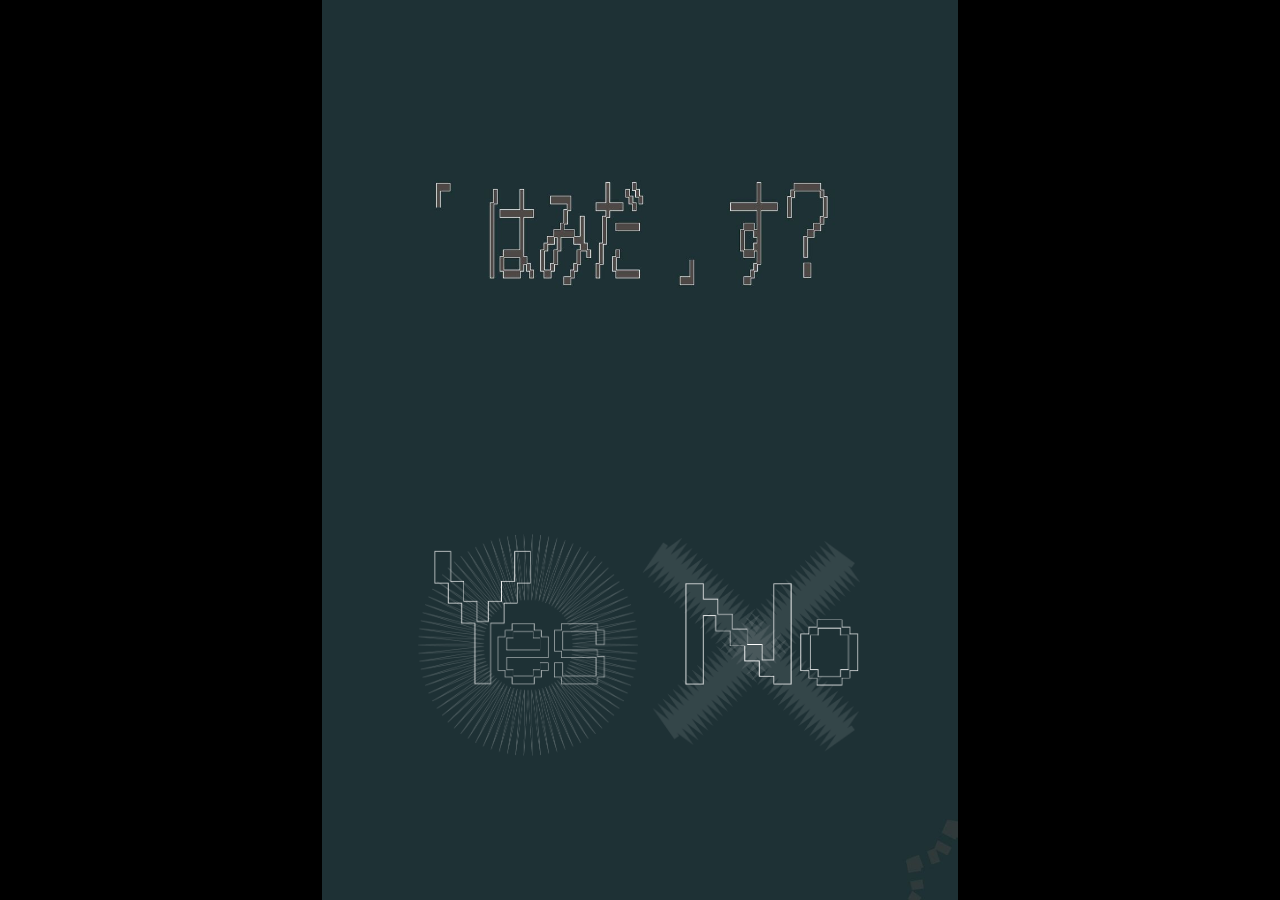
<file: index.html>
<!DOCTYPE html>
<html lang="ja">
<head>
  <meta charset="UTF-8">
  <title>はみ出しますか？</title>
  <meta name="viewport" content="width=device-width, initial-scale=1, viewport-fit=cover">

  <style>
    * {
      box-sizing: border-box;
      margin: 0;
      padding: 0;
    }

    html, body {
      height: 100%;
    }

    body {
      background: #000;
      font-family: system-ui, -apple-system, BlinkMacSystemFont, "Segoe UI", sans-serif;
      overflow: hidden;
      color: #fff;
    }

    /* ===== 最初のシーン（はみだしますか？ YES / NO） ===== */

    .scene {
      position: fixed;
      inset: 0;
      background-image: url("back_hami_sp.jpg");  /* スマホ用に縮小した画像 */
      background-size: contain;                   /* 画像全体が必ず収まるように */
      background-position: center center;
      background-repeat: no-repeat;
      background-color: #000;                     /* 余白は黒で埋める */
      display: flex;
      justify-content: center;
      align-items: flex-end;
      padding-bottom: 16vh;
      transition: transform 0.6s ease-in, opacity 0.6s ease-in;
      z-index: 1;
    }

    .scene.slide-up {
      transform: translateY(-100%);
      opacity: 0;
    }

    .scene.slide-down {
      transform: translateY(100%);
      opacity: 0;
    }

    .buttons {
      width: 100%;
      max-width: 500px;
      display: flex;
      justify-content: space-evenly;
      align-items: center;
      padding: 0 24px;
      pointer-events: none;
    }

    .buttons button {
      pointer-events: auto;
      background: transparent;
      border: none;
      padding: 0;
      border-radius: 24px;
      cursor: pointer;
      -webkit-tap-highlight-color: transparent;
      outline: none;
    }

    .buttons button img {
      display: block;
      margin: 0 auto;
      width: 220px;
      max-width: 42vw;
      height: auto;
      transition: filter 0.15s ease;
    }

    .buttons button:active img,
    .buttons button:focus-visible img {
      filter: drop-shadow(0 0 18px rgba(255, 255, 255, 0.9));
    }

    @media (max-width: 360px) {
      .scene {
        padding-bottom: 14vh;
      }
      .buttons button img {
        width: 190px;
        max-width: 45vw;
      }
    }

    /* ===== NO 後の「またね。」シーン ===== */

    .again {
      position: fixed;
      inset: 0;
      display: flex;
      justify-content: center;
      align-items: center;
      pointer-events: none;
      opacity: 0;
      transform: translateY(20px);
      z-index: 2;
    }

    .again-text {
      font-size: 2.8rem;
      letter-spacing: 0.15em;
      color: transparent;
      -webkit-text-stroke: 1.5px #dcdcdc;
      text-shadow:
        1px 0 #dcdcdc,
        0 1px #dcdcdc,
        -1px 0 #dcdcdc,
        0 -1px #dcdcdc;
    }

    .again.show {
      animation: fade-in-text 1s ease-out forwards;
    }

    @keyframes fade-in-text {
      from {
        opacity: 0;
        transform: translateY(20px);
      }
      to {
        opacity: 1;
        transform: translateY(0);
      }
    }

    /* ===== YES 後の画面：歌詞画像をそのまま全面表示 ===== */

    .scene-yes {
      position: fixed;
      inset: 0;
      background-image: url("クラゲ歌詞_sp.jpg");  /* スマホ用に縮小した歌詞画像 */
      background-size: contain;                    /* 画像全体が必ず収まるように */
      background-position: center center;
      background-repeat: no-repeat;
      background-color: #000;
      opacity: 0;
      transform: translateY(-100%);
      transition: transform 0.6s ease-in, opacity 0.6s ease-in;
      z-index: 1;
    }

    .scene-yes.enter {
      opacity: 1;
      transform: translateY(0);
    }

    /* ===== 右下固定の装飾画像（hamidasi_sp.png） ===== */

    .corner-decoration {
      position: fixed;
      right: -8vw;      /* 画面外に少し押し出して端を見えにくくする（推測です） */
      bottom: -8vh;
      width: 40vw;      /* 画面幅に対する相対サイズ（推測です） */
      max-width: 260px; /* タブレットで大きくなりすぎないよう制限（推測です） */
      height: auto;
      pointer-events: none;  /* ボタン操作の邪魔をしない */
      z-index: 10;      /* シーンより前面に表示 */
    }

    /* 縦長スマホ向け微調整（推測です） */
    @media (max-width: 480px) and (max-aspect-ratio: 9/16) {
      .corner-decoration {
        right: -10vw;
        bottom: -10vh;
        width: 45vw;
      }
    }

    /* 横向きやタブレット向け微調整（推測です） */
    @media (min-aspect-ratio: 16/10) {
      .corner-decoration {
        right: -12vw;
        bottom: -12vh;
        width: 30vw;
      }
    }
  </style>
</head>
<body>

  <!-- 最初のシーン（はみだしますか？ YES / NO） -->
  <div class="scene" id="scene">
    <div class="buttons">
      <button class="yes" type="button" id="yesButton">
        <img src="yes.png" alt="YES">
      </button>
      <button class="no" type="button" id="noButton">
        <img src="no.png" alt="NO">
      </button>
    </div>
  </div>

  <!-- NO ルート：「またね。」 -->
  <div class="again" id="again">
    <div class="again-text">またね。</div>
  </div>

  <!-- YES ルート：歌詞画像を全面表示 -->
  <div class="scene-yes" id="sceneYes"></div>

  <!-- 右下固定の装飾画像 -->
  <img src="hamidasi_sp.png" alt="" class="corner-decoration">

  <!-- 音楽ファイル（QRageCODE.mp3 を同じフォルダに置く） -->
  <audio id="bgm" src="QRageCODE.mp3"></audio>

  <script>
    const noButton  = document.getElementById('noButton');
    const yesButton = document.getElementById('yesButton');
    const scene     = document.getElementById('scene');
    const again     = document.getElementById('again');
    const sceneYes  = document.getElementById('sceneYes');
    const bgm       = document.getElementById('bgm');

    let finished = false;

    // NO ルート
    noButton.addEventListener('click', () => {
      if (finished) return;
      finished = true;

      scene.classList.add('slide-up');

      setTimeout(() => {
        again.classList.add('show');
      }, 600);
    });

    // YES ルート
    yesButton.addEventListener('click', () => {
      if (finished) return;
      finished = true;

      scene.classList.add('slide-down');
      sceneYes.classList.add('enter');

      // 音楽再生
      if (bgm) {
        bgm.play().catch(() => {
          // 自動再生制限などで再生に失敗した場合は何もしない
        });
      }
    });
  </script>

</body>
</html>
</file>
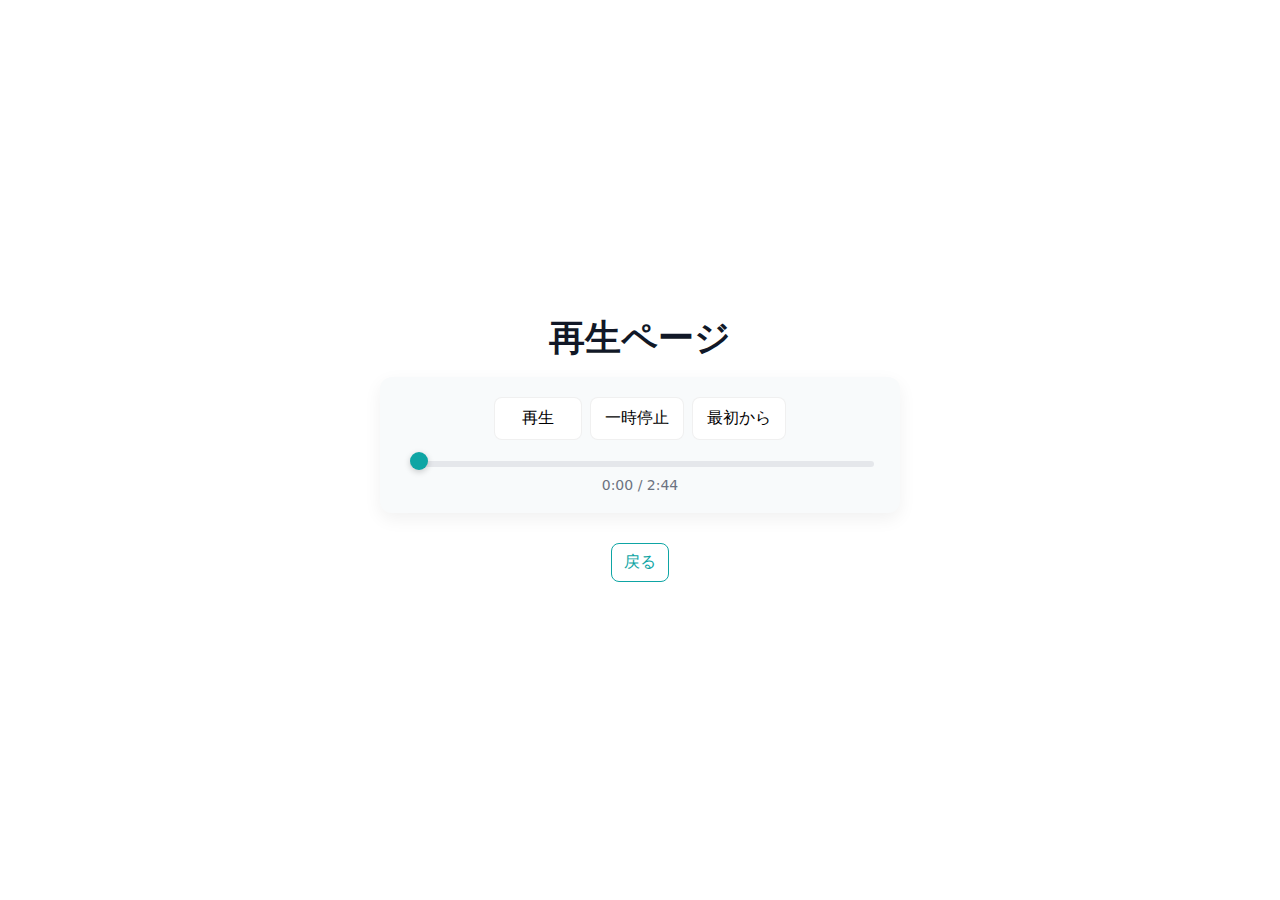
<file: yes.html>
<!doctype html>
<html lang="ja">
<head>
  <meta charset="utf-8">
  <meta name="viewport" content="width=device-width,initial-scale=1">
  <title>再生ページ — はみ出しますか？</title>
  <link rel="stylesheet" href="styles.css">
</head>
<body>
  <main class="wrap">
    <h1 class="question">再生ページ</h1>
    <div class="player" id="player">
      <audio id="audio" preload="metadata" src="kurage_demo.mp3"></audio>

      <div class="player-controls">
        <button id="playBtn" class="control">再生</button>
        <button id="pauseBtn" class="control">一時停止</button>
        <button id="restartBtn" class="control">最初から</button>
      </div>

      <div class="seek-wrap">
        <input id="seek" type="range" min="0" max="100" value="0" step="0.1" aria-label="シークバー">
        <div class="time">
          <span id="currentTime">0:00</span> / <span id="duration">0:00</span>
        </div>
      </div>
    </div>

    <div class="nav">
      <a href="index.html" class="back">戻る</a>
    </div>
  </main>

  <script src="player.js"></script>
</body>
</html>
</file>
<file: styles.css>
:root{
  --bg:#ffffff;
  --text:#111827;
  --accent:#0ea5a4;
  --muted:#6b7280;
  --btn-radius:10px;
}
*{box-sizing:border-box}
html,body{height:100%;margin:0;font-family:system-ui,-apple-system,Segoe UI,Roboto,'Hiragino Kaku Gothic ProN',Meiryo,sans-serif;background:var(--bg);color:var(--text)}
.wrap{
  min-height:100vh;
  display:flex;
  flex-direction:column;
  gap:20px;
  align-items:center;
  justify-content:center;
  padding:24px;
  text-align:center;
}
.question{
  font-size:clamp(20px,6vw,36px);
  margin:0;
  line-height:1.1;
}
.controls{
  display:flex;
  gap:12px;
  margin-top:8px;
  align-items:center;
  justify-content:center;
  width:100%;
  max-width:360px;
}
.btn{
  flex:1 1 0;
  padding:12px 16px;
  font-size:18px;
  border-radius:var(--btn-radius);
  border:2px solid transparent;
  background:var(--accent);
  color:white;
  box-shadow:0 4px 10px rgba(2,6,23,0.08);
  touch-action:manipulation;
}
.btn.no{ background:transparent; color:var(--accent); border-color:var(--accent); }
.btn:active{ transform:translateY(1px); }
.message{
  margin-top:18px;
  font-size:20px;
  color:var(--muted);
  min-height:28px;
}

/* Player styles */
.player{
  width:100%;
  max-width:520px;
  background:#f8fafb;
  border-radius:12px;
  padding:16px;
  box-shadow:0 6px 18px rgba(2,6,23,0.06);
}
.player-controls{
  display:flex;
  gap:8px;
  justify-content:center;
  margin-bottom:12px;
}
.control{
  padding:10px 14px;
  border-radius:8px;
  border:1px solid rgba(0,0,0,0.06);
  background:white;
  font-size:16px;
  min-width:88px;
}
.seek-wrap{ padding:0 8px; }
input[type="range"]{ width:100%; -webkit-appearance:none; height:6px; background:linear-gradient(90deg,var(--accent) 0%, #e5e7eb 0%); border-radius:6px; outline:none; }
input[type="range"]::-webkit-slider-thumb{ -webkit-appearance:none; width:18px; height:18px; border-radius:50%; background:var(--accent); box-shadow:0 2px 6px rgba(0,0,0,0.2); cursor:pointer; margin-top:-6px; }
.time{ font-size:14px; color:var(--muted); margin-top:6px; text-align:center; }

.nav .back{ display:inline-block; margin-top:10px; padding:8px 12px; border-radius:8px; background:transparent; color:var(--accent); border:1px solid var(--accent); text-decoration:none; }

@media(min-width:600px){
  .controls{ max-width:420px; }
  .btn{ font-size:20px; padding:14px 20px; }
  .player{ padding:20px; }
}
</file>
